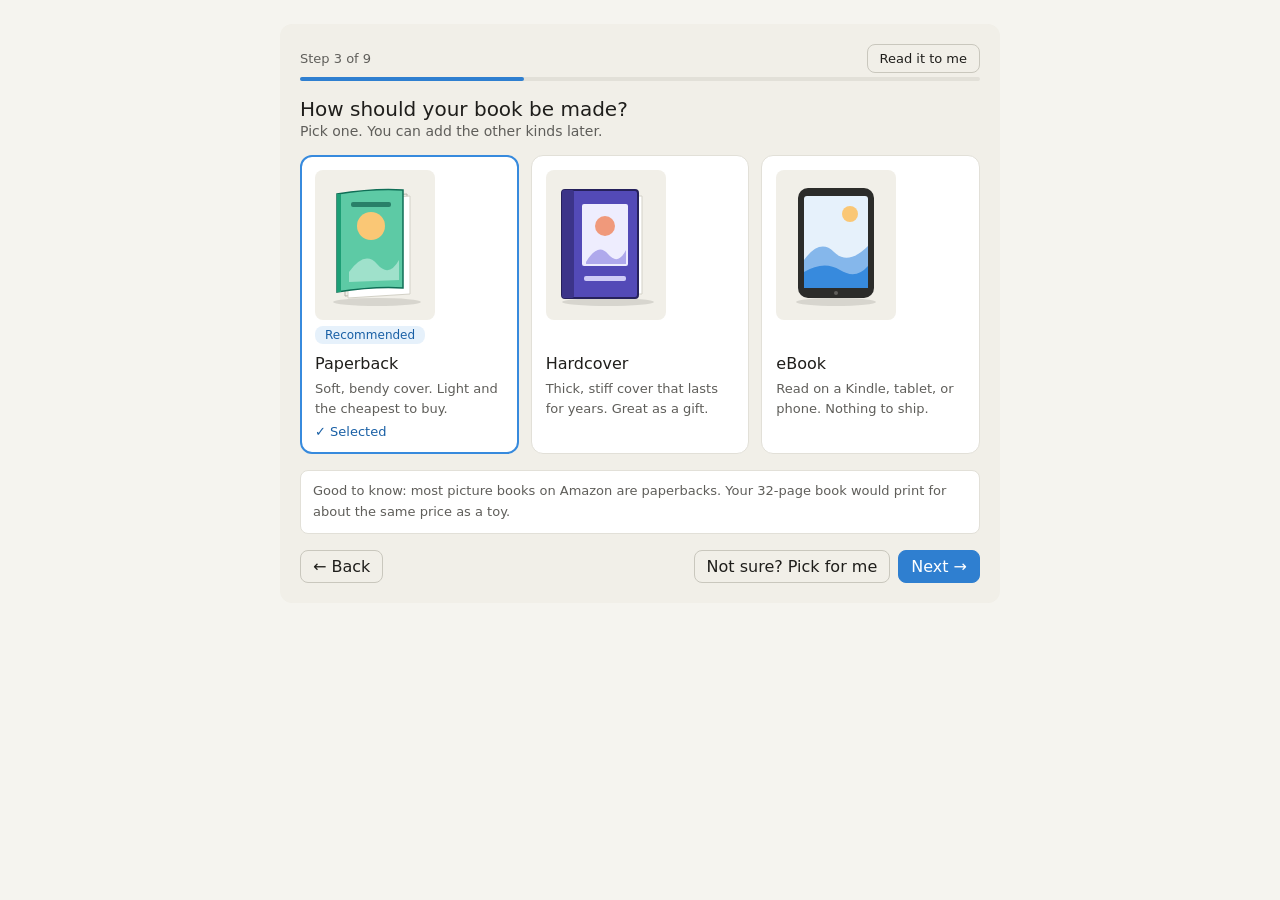
<file: wizard/mockups/format-step.html>
<!doctype html>
<html lang="en">
<head>
<meta charset="utf-8">
<meta name="viewport" content="width=device-width, initial-scale=1">
<title>Format step mockup</title>
<style>
:root{--text-primary:#1f1e1b;--text-secondary:#5f5e5a;--surface-0:#f5f4ef;--surface-1:#f1efe8;--surface-2:#fff;--border:#e2e0d8;--border-strong:#c9c7bd;--border-accent:#378add;--bg-accent:#e6f1fb;--text-accent:#185fa5;--fill-accent:#2f7fd0;--on-accent:#fff;--radius:8px}
@media (prefers-color-scheme:dark){:root{--text-primary:#f1efe8;--text-secondary:#b4b2a9;--surface-0:#1b1b1a;--surface-1:#262624;--surface-2:#30302e;--border:#3d3d3a;--border-strong:#5f5e5a;--border-accent:#85b7eb;--bg-accent:#0c447c;--text-accent:#b5d4f4}}
*{box-sizing:border-box}
body{margin:0;padding:24px 16px;background:var(--surface-0);color:var(--text-primary);font-family:system-ui,-apple-system,sans-serif}
.wrap{max-width:720px;margin:0 auto;background:var(--surface-1);border-radius:12px;padding:20px}
button{font:inherit;color:inherit;background:transparent;border:0.5px solid var(--border-strong);border-radius:var(--radius);padding:6px 12px;cursor:pointer}
.grid{display:grid;grid-template-columns:repeat(auto-fit,minmax(170px,1fr));gap:12px}
.fc{background:var(--surface-2);border:0.5px solid var(--border);border-radius:12px;padding:14px;text-align:left;display:flex;flex-direction:column;gap:6px}
.fc:hover{border-color:var(--border-strong)}
.fc.sel{border:2px solid var(--border-accent);padding:13px}
.art{background:var(--surface-1);border-radius:8px;height:150px;display:flex;align-items:center;justify-content:center}
.nm{font-size:16px;font-weight:500;margin:4px 0 0}
.ds{font-size:13px;color:var(--text-secondary);margin:0;line-height:1.5}
.badge{align-self:flex-start;background:var(--bg-accent);color:var(--text-accent);font-size:12px;padding:2px 10px;border-radius:var(--radius)}
.tick{display:none;color:var(--text-accent);font-size:13px}
.fc.sel .tick{display:inline}
#info{margin-top:16px;background:var(--surface-2);border:0.5px solid var(--border);border-radius:8px;padding:10px 12px;font-size:13px;color:var(--text-secondary);line-height:1.6}
.primary{background:var(--fill-accent);color:var(--on-accent);border-color:var(--fill-accent)}
</style>
</head>
<body>
<div class="wrap">
  <div style="display:flex;justify-content:space-between;align-items:center;margin-bottom:4px">
    <span style="font-size:13px;color:var(--text-secondary)">Step 3 of 9</span>
    <button id="read" style="font-size:13px">Read it to me</button>
  </div>
  <div style="height:4px;background:var(--border);border-radius:4px;margin-bottom:16px"><div style="width:33%;height:4px;background:var(--fill-accent);border-radius:4px"></div></div>
  <p style="font-size:20px;font-weight:500;margin:0 0 2px">How should your book be made?</p>
  <p style="font-size:14px;color:var(--text-secondary);margin:0 0 16px">Pick one. You can add the other kinds later.</p>

  <div class="grid">
    <button class="fc sel" data-k="paperback" aria-pressed="true">
      <div class="art"><svg width="120" height="130" viewBox="0 0 120 130" aria-hidden="true">
        <ellipse cx="62" cy="122" rx="44" ry="4" fill="#888780" opacity=".25"/>
        <path d="M30 18 L92 14 L92 112 L30 116 Z" fill="#F1EFE8" stroke="#B4B2A9"/>
        <path d="M33 20 L95 16 L95 114 L33 118 Z" fill="#fff" stroke="#D3D1C7"/>
        <path d="M22 14 Q60 8 88 10 L88 108 Q60 106 22 112 Z" fill="#5DCAA5" stroke="#0F6E56" stroke-width="1.5"/>
        <path d="M22 14 L26 14 L26 112 L22 112 Z" fill="#1D9E75"/>
        <circle cx="56" cy="46" r="14" fill="#FAC775"/>
        <path d="M34 92 Q50 70 62 84 T84 80 L84 100 L34 102 Z" fill="#9FE1CB"/>
        <rect x="36" y="22" width="40" height="5" rx="2" fill="#085041" opacity=".6"/>
      </svg></div>
      <span class="badge">Recommended</span>
      <p class="nm">Paperback</p>
      <p class="ds">Soft, bendy cover. Light and the cheapest to buy.</p>
      <span class="tick">✓ Selected</span>
    </button>

    <button class="fc" data-k="hardcover" aria-pressed="false">
      <div class="art"><svg width="120" height="130" viewBox="0 0 120 130" aria-hidden="true">
        <ellipse cx="62" cy="122" rx="46" ry="4" fill="#888780" opacity=".25"/>
        <path d="M30 16 L96 16 L96 114 L30 114 Z" fill="#fff" stroke="#D3D1C7"/>
        <rect x="16" y="10" width="76" height="108" rx="3" fill="#534AB7" stroke="#26215C" stroke-width="2"/>
        <rect x="16" y="10" width="12" height="108" rx="2" fill="#3C3489"/>
        <rect x="36" y="24" width="46" height="62" rx="2" fill="#EEEDFE"/>
        <circle cx="59" cy="46" r="10" fill="#F0997B"/>
        <path d="M40 82 Q52 62 62 74 T80 70 L80 84 L40 84 Z" fill="#AFA9EC"/>
        <rect x="38" y="96" width="42" height="5" rx="2" fill="#CECBF6"/>
      </svg></div>
      <span class="badge" style="visibility:hidden">.</span>
      <p class="nm">Hardcover</p>
      <p class="ds">Thick, stiff cover that lasts for years. Great as a gift.</p>
      <span class="tick">✓ Selected</span>
    </button>

    <button class="fc" data-k="ebook" aria-pressed="false">
      <div class="art"><svg width="120" height="130" viewBox="0 0 120 130" aria-hidden="true">
        <ellipse cx="60" cy="122" rx="40" ry="4" fill="#888780" opacity=".25"/>
        <rect x="22" y="8" width="76" height="110" rx="10" fill="#2C2C2A"/>
        <rect x="28" y="16" width="64" height="92" rx="3" fill="#E6F1FB"/>
        <circle cx="74" cy="34" r="8" fill="#FAC775"/>
        <path d="M28 80 Q44 58 58 72 T92 66 L92 108 L28 108 Z" fill="#85B7EB"/>
        <path d="M28 92 Q48 80 64 90 T92 86 L92 108 L28 108 Z" fill="#378ADD"/>
        <circle cx="60" cy="113" r="2" fill="#5F5E5A"/>
      </svg></div>
      <span class="badge" style="visibility:hidden">.</span>
      <p class="nm">eBook</p>
      <p class="ds">Read on a Kindle, tablet, or phone. Nothing to ship.</p>
      <span class="tick">✓ Selected</span>
    </button>
  </div>

  <div id="info"></div>

  <div style="display:flex;justify-content:space-between;align-items:center;margin-top:16px;gap:8px;flex-wrap:wrap">
    <button>← Back</button>
    <div style="display:flex;gap:8px">
      <button id="auto">Not sure? Pick for me</button>
      <button class="primary">Next →</button>
    </div>
  </div>
</div>
<script>
const info = {
  paperback: 'Good to know: most picture books on Amazon are paperbacks. Your 32-page book would print for about the same price as a toy.',
  hardcover: "Good to know: Amazon needs at least 75 pages for a hardcover. A 32-page picture book is too short, so we'd suggest paperback instead.",
  ebook: "Good to know: pictures look bright on a screen. We'll make the Kindle version automatically, so you can pick Paperback and still get an eBook."
};
const cards = [...document.querySelectorAll('.fc')], box = document.getElementById('info');
function pick(k) {
  cards.forEach(c => { const on = c.dataset.k === k; c.classList.toggle('sel', on); c.setAttribute('aria-pressed', on); });
  box.textContent = info[k];
}
cards.forEach(c => c.onclick = () => pick(c.dataset.k));
document.getElementById('auto').onclick = () => pick('paperback');
document.getElementById('read').onclick = () => {
  try {
    speechSynthesis.cancel();
    speechSynthesis.speak(new SpeechSynthesisUtterance('How should your book be made? ' +
      cards.map(c => c.querySelector('.nm').textContent + '. ' + c.querySelector('.ds').textContent).join(' ')));
  } catch (e) {}
};
pick('paperback');
</script>
</body>
</html>
</file>
